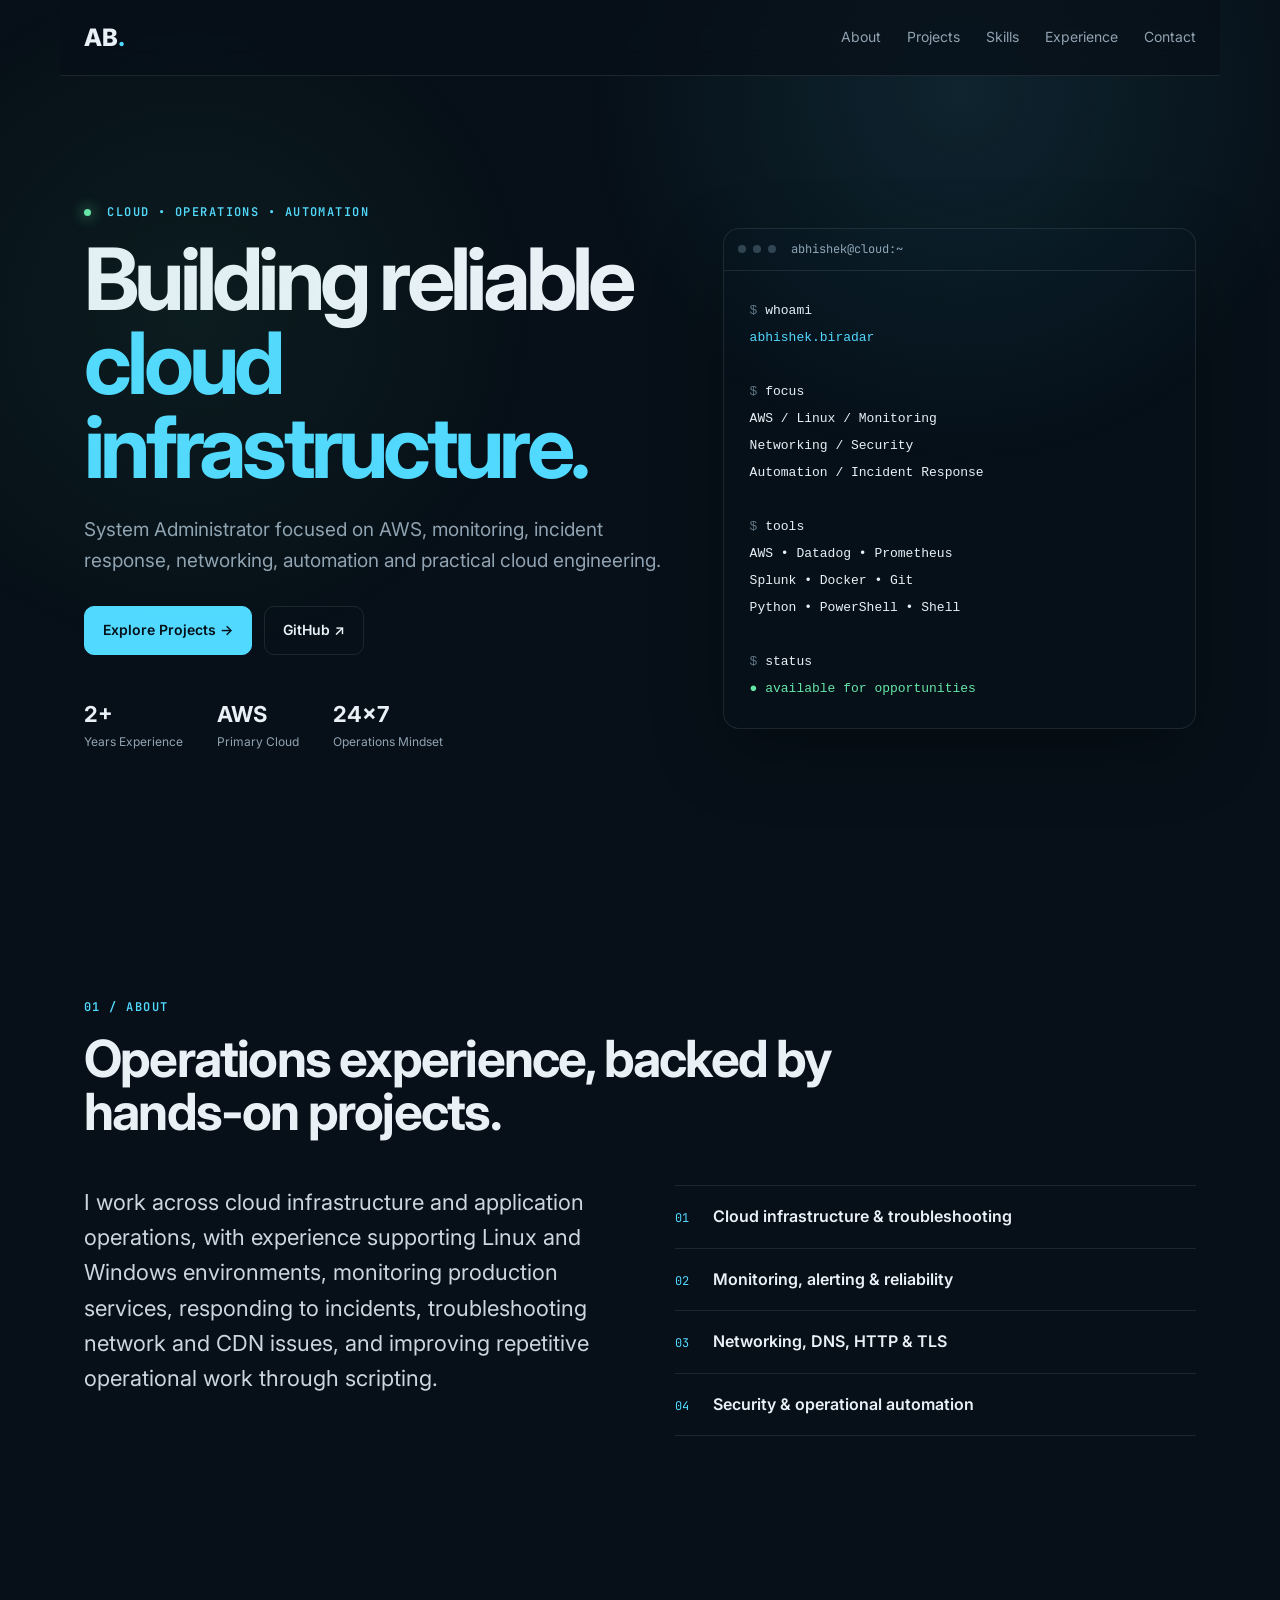
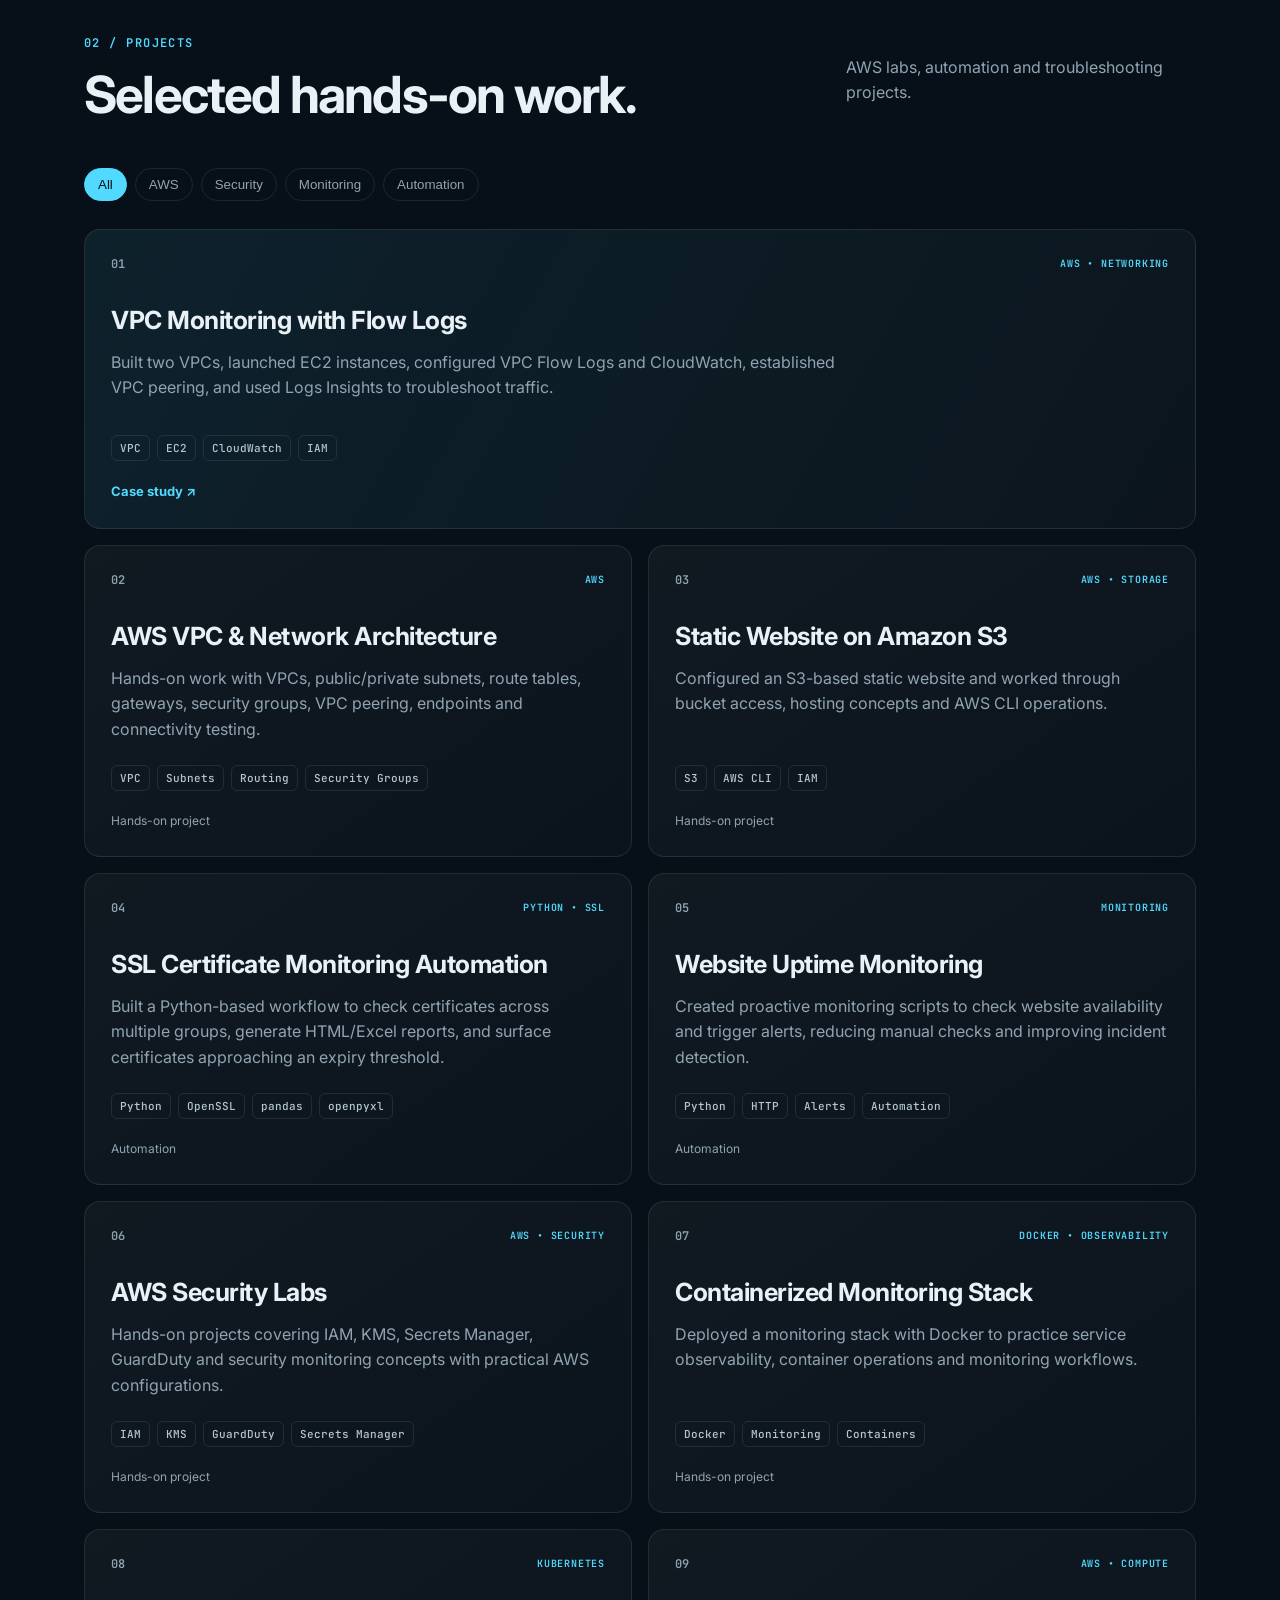
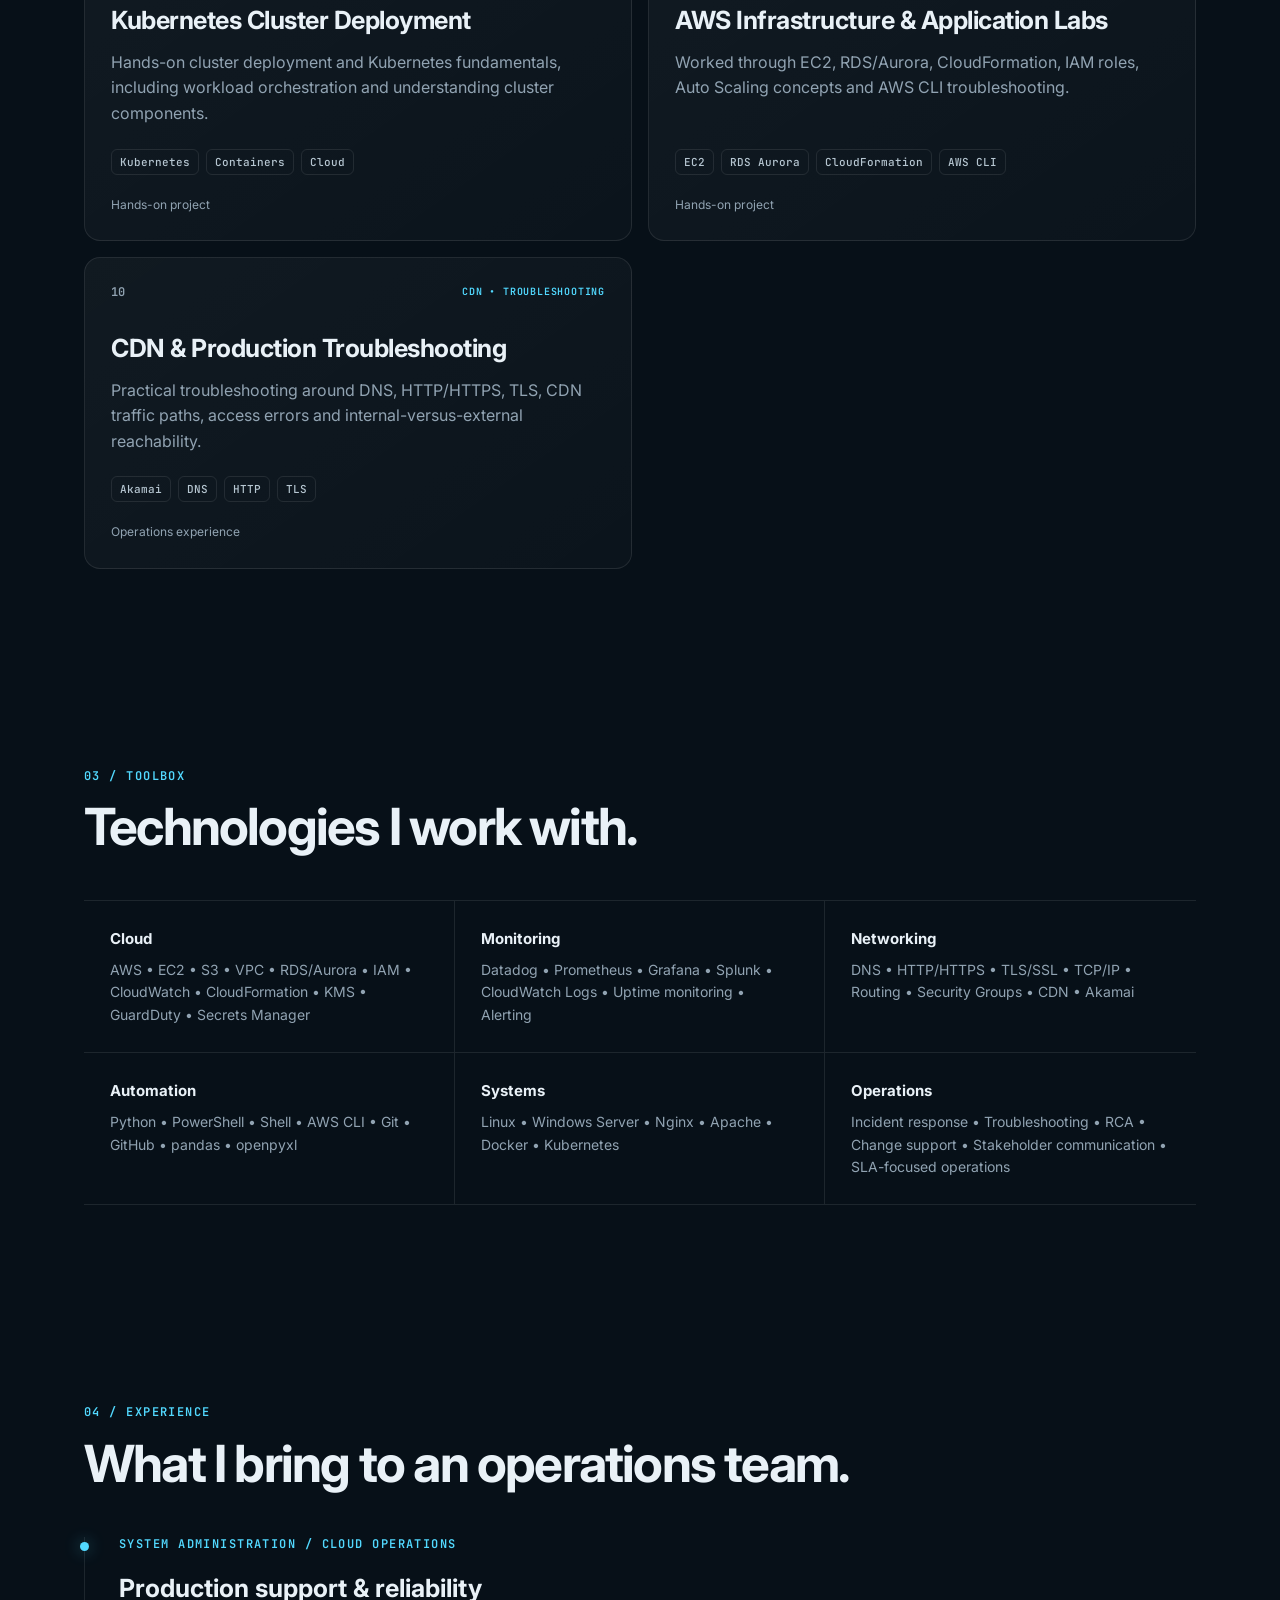
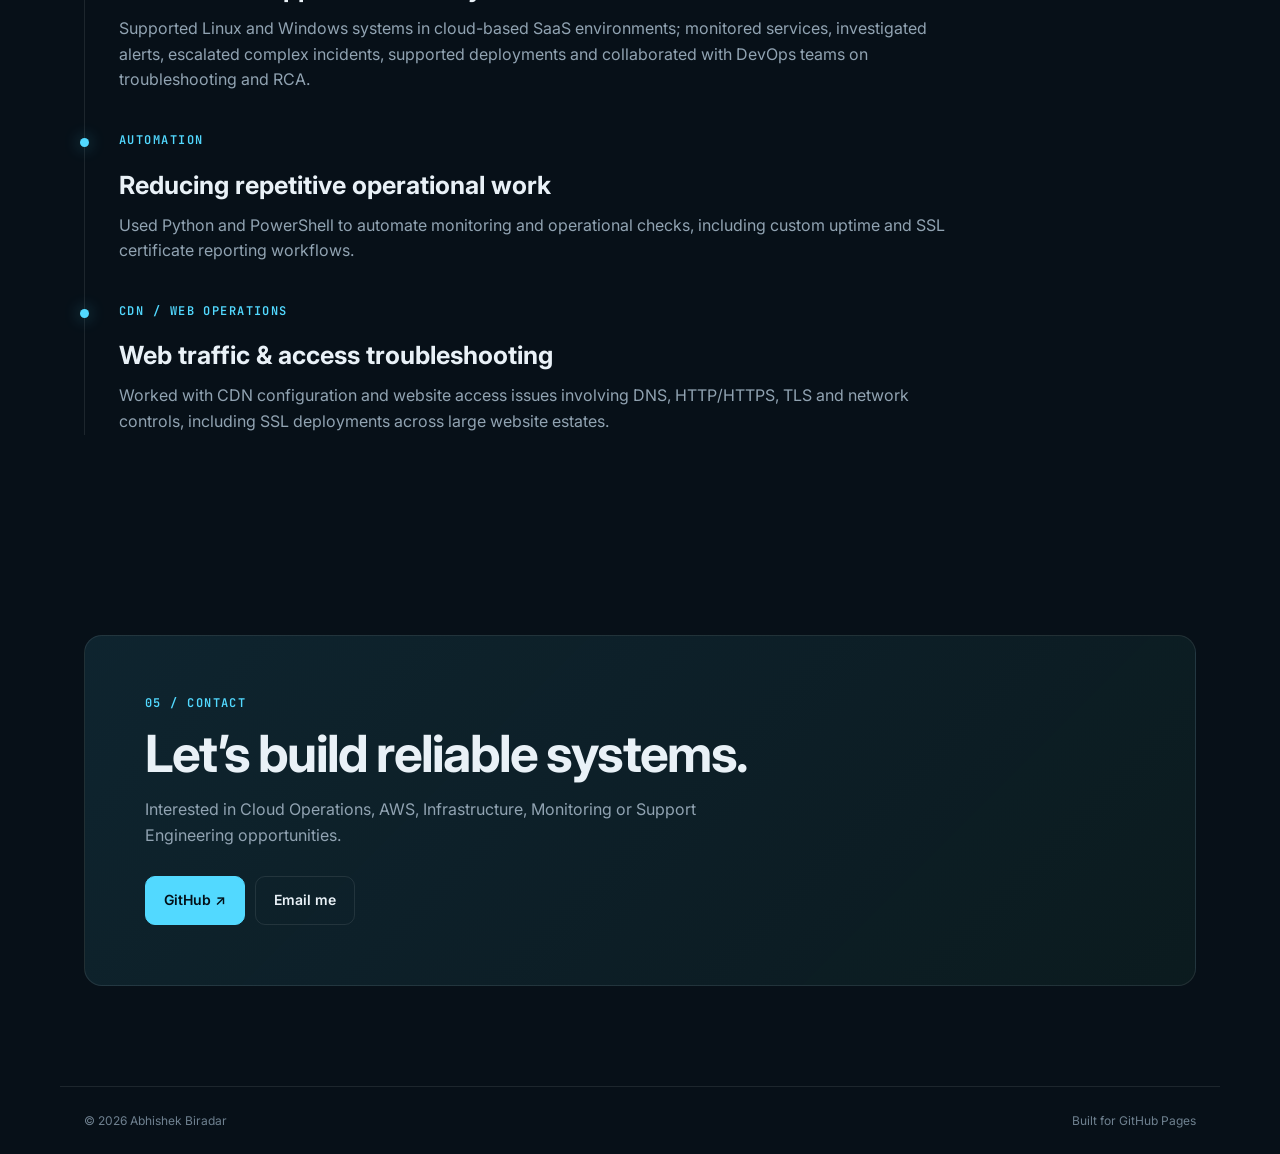
<file: index[1].html>
<!DOCTYPE html>
<html lang="en">
<head>
  <meta charset="UTF-8">
  <meta name="viewport" content="width=device-width, initial-scale=1.0">
  <meta name="description" content="Abhishek Biradar — Cloud Operations, AWS, Monitoring and Infrastructure portfolio.">
  <title>Abhishek Biradar | Cloud & Infrastructure Portfolio</title>
  <link rel="preconnect" href="https://fonts.googleapis.com">
  <link rel="preconnect" href="https://fonts.gstatic.com" crossorigin>
  <link href="https://fonts.googleapis.com/css2?family=Inter:wght@400;500;600;700;800&family=JetBrains+Mono:wght@500;600&display=swap" rel="stylesheet">
  <link rel="stylesheet" href="style.css">
</head>
<body>
  <div class="bg-grid"></div>

  <header class="nav">
    <a class="brand" href="#home">AB<span>.</span></a>
    <button class="menu-btn" aria-label="Open menu">☰</button>
    <nav>
      <a href="#about">About</a>
      <a href="#projects">Projects</a>
      <a href="#skills">Skills</a>
      <a href="#experience">Experience</a>
      <a href="#contact">Contact</a>
    </nav>
  </header>

  <main id="home">
    <section class="hero section">
      <div class="hero-copy">
        <p class="eyebrow"><span class="dot"></span> CLOUD • OPERATIONS • AUTOMATION</p>
        <h1>Building reliable<br><span>cloud infrastructure.</span></h1>
        <p class="lead">
          System Administrator focused on AWS, monitoring, incident response,
          networking, automation and practical cloud engineering.
        </p>
        <div class="hero-actions">
          <a class="btn primary" href="#projects">Explore Projects →</a>
          <a class="btn ghost" href="https://github.com/0babhi" target="_blank" rel="noreferrer">GitHub ↗</a>
        </div>
        <div class="quick-stats">
          <div><strong>2+</strong><span>Years Experience</span></div>
          <div><strong>AWS</strong><span>Primary Cloud</span></div>
          <div><strong>24×7</strong><span>Operations Mindset</span></div>
        </div>
      </div>
      <div class="terminal-card">
        <div class="terminal-top"><i></i><i></i><i></i><span>abhishek@cloud:~</span></div>
        <pre><code><span class="muted">$</span> whoami
<span class="cyan">abhishek.biradar</span>

<span class="muted">$</span> focus
AWS / Linux / Monitoring
Networking / Security
Automation / Incident Response

<span class="muted">$</span> tools
AWS • Datadog • Prometheus
Splunk • Docker • Git
Python • PowerShell • Shell

<span class="muted">$</span> status
<span class="green">● available for opportunities</span></code></pre>
      </div>
    </section>

    <section id="about" class="section about">
      <div class="section-head">
        <p class="eyebrow">01 / ABOUT</p>
        <h2>Operations experience, backed by hands-on projects.</h2>
      </div>
      <div class="about-grid">
        <p class="about-text">
          I work across cloud infrastructure and application operations, with experience
          supporting Linux and Windows environments, monitoring production services,
          responding to incidents, troubleshooting network and CDN issues, and improving
          repetitive operational work through scripting.
        </p>
        <div class="about-list">
          <div><span>01</span> Cloud infrastructure & troubleshooting</div>
          <div><span>02</span> Monitoring, alerting & reliability</div>
          <div><span>03</span> Networking, DNS, HTTP & TLS</div>
          <div><span>04</span> Security & operational automation</div>
        </div>
      </div>
    </section>

    <section id="projects" class="section">
      <div class="section-head row">
        <div>
          <p class="eyebrow">02 / PROJECTS</p>
          <h2>Selected hands-on work.</h2>
        </div>
        <p class="section-note">AWS labs, automation and troubleshooting projects.</p>
      </div>

      <div class="filters">
        <button class="filter active" data-filter="all">All</button>
        <button class="filter" data-filter="aws">AWS</button>
        <button class="filter" data-filter="security">Security</button>
        <button class="filter" data-filter="monitoring">Monitoring</button>
        <button class="filter" data-filter="automation">Automation</button>
      </div>

      <div class="project-grid">
        <article class="project featured" data-tags="aws monitoring security">
          <div class="project-top"><span class="number">01</span><span class="badge">AWS • NETWORKING</span></div>
          <h3>VPC Monitoring with Flow Logs</h3>
          <p>Built two VPCs, launched EC2 instances, configured VPC Flow Logs and CloudWatch, established VPC peering, and used Logs Insights to troubleshoot traffic.</p>
          <div class="tags"><span>VPC</span><span>EC2</span><span>CloudWatch</span><span>IAM</span></div>
          <a href="https://0babhi.github.io/Abhishek.biradar/" target="_blank" rel="noreferrer">Case study ↗</a>
        </article>

        <article class="project" data-tags="aws">
          <div class="project-top"><span class="number">02</span><span class="badge">AWS</span></div>
          <h3>AWS VPC & Network Architecture</h3>
          <p>Hands-on work with VPCs, public/private subnets, route tables, gateways, security groups, VPC peering, endpoints and connectivity testing.</p>
          <div class="tags"><span>VPC</span><span>Subnets</span><span>Routing</span><span>Security Groups</span></div>
          <span class="project-status">Hands-on project</span>
        </article>

        <article class="project" data-tags="aws">
          <div class="project-top"><span class="number">03</span><span class="badge">AWS • STORAGE</span></div>
          <h3>Static Website on Amazon S3</h3>
          <p>Configured an S3-based static website and worked through bucket access, hosting concepts and AWS CLI operations.</p>
          <div class="tags"><span>S3</span><span>AWS CLI</span><span>IAM</span></div>
          <span class="project-status">Hands-on project</span>
        </article>

        <article class="project" data-tags="monitoring automation">
          <div class="project-top"><span class="number">04</span><span class="badge">PYTHON • SSL</span></div>
          <h3>SSL Certificate Monitoring Automation</h3>
          <p>Built a Python-based workflow to check certificates across multiple groups, generate HTML/Excel reports, and surface certificates approaching an expiry threshold.</p>
          <div class="tags"><span>Python</span><span>OpenSSL</span><span>pandas</span><span>openpyxl</span></div>
          <span class="project-status">Automation</span>
        </article>

        <article class="project" data-tags="monitoring automation">
          <div class="project-top"><span class="number">05</span><span class="badge">MONITORING</span></div>
          <h3>Website Uptime Monitoring</h3>
          <p>Created proactive monitoring scripts to check website availability and trigger alerts, reducing manual checks and improving incident detection.</p>
          <div class="tags"><span>Python</span><span>HTTP</span><span>Alerts</span><span>Automation</span></div>
          <span class="project-status">Automation</span>
        </article>

        <article class="project" data-tags="aws security">
          <div class="project-top"><span class="number">06</span><span class="badge">AWS • SECURITY</span></div>
          <h3>AWS Security Labs</h3>
          <p>Hands-on projects covering IAM, KMS, Secrets Manager, GuardDuty and security monitoring concepts with practical AWS configurations.</p>
          <div class="tags"><span>IAM</span><span>KMS</span><span>GuardDuty</span><span>Secrets Manager</span></div>
          <span class="project-status">Hands-on project</span>
        </article>

        <article class="project" data-tags="aws monitoring">
          <div class="project-top"><span class="number">07</span><span class="badge">DOCKER • OBSERVABILITY</span></div>
          <h3>Containerized Monitoring Stack</h3>
          <p>Deployed a monitoring stack with Docker to practice service observability, container operations and monitoring workflows.</p>
          <div class="tags"><span>Docker</span><span>Monitoring</span><span>Containers</span></div>
          <span class="project-status">Hands-on project</span>
        </article>

        <article class="project" data-tags="aws">
          <div class="project-top"><span class="number">08</span><span class="badge">KUBERNETES</span></div>
          <h3>Kubernetes Cluster Deployment</h3>
          <p>Hands-on cluster deployment and Kubernetes fundamentals, including workload orchestration and understanding cluster components.</p>
          <div class="tags"><span>Kubernetes</span><span>Containers</span><span>Cloud</span></div>
          <span class="project-status">Hands-on project</span>
        </article>

        <article class="project" data-tags="aws security">
          <div class="project-top"><span class="number">09</span><span class="badge">AWS • COMPUTE</span></div>
          <h3>AWS Infrastructure & Application Labs</h3>
          <p>Worked through EC2, RDS/Aurora, CloudFormation, IAM roles, Auto Scaling concepts and AWS CLI troubleshooting.</p>
          <div class="tags"><span>EC2</span><span>RDS Aurora</span><span>CloudFormation</span><span>AWS CLI</span></div>
          <span class="project-status">Hands-on project</span>
        </article>

        <article class="project" data-tags="monitoring security">
          <div class="project-top"><span class="number">10</span><span class="badge">CDN • TROUBLESHOOTING</span></div>
          <h3>CDN & Production Troubleshooting</h3>
          <p>Practical troubleshooting around DNS, HTTP/HTTPS, TLS, CDN traffic paths, access errors and internal-versus-external reachability.</p>
          <div class="tags"><span>Akamai</span><span>DNS</span><span>HTTP</span><span>TLS</span></div>
          <span class="project-status">Operations experience</span>
        </article>
      </div>
    </section>

    <section id="skills" class="section skills">
      <div class="section-head">
        <p class="eyebrow">03 / TOOLBOX</p>
        <h2>Technologies I work with.</h2>
      </div>
      <div class="skill-groups">
        <div class="skill-group"><h3>Cloud</h3><p>AWS • EC2 • S3 • VPC • RDS/Aurora • IAM • CloudWatch • CloudFormation • KMS • GuardDuty • Secrets Manager</p></div>
        <div class="skill-group"><h3>Monitoring</h3><p>Datadog • Prometheus • Grafana • Splunk • CloudWatch Logs • Uptime monitoring • Alerting</p></div>
        <div class="skill-group"><h3>Networking</h3><p>DNS • HTTP/HTTPS • TLS/SSL • TCP/IP • Routing • Security Groups • CDN • Akamai</p></div>
        <div class="skill-group"><h3>Automation</h3><p>Python • PowerShell • Shell • AWS CLI • Git • GitHub • pandas • openpyxl</p></div>
        <div class="skill-group"><h3>Systems</h3><p>Linux • Windows Server • Nginx • Apache • Docker • Kubernetes</p></div>
        <div class="skill-group"><h3>Operations</h3><p>Incident response • Troubleshooting • RCA • Change support • Stakeholder communication • SLA-focused operations</p></div>
      </div>
    </section>

    <section id="experience" class="section experience">
      <div class="section-head">
        <p class="eyebrow">04 / EXPERIENCE</p>
        <h2>What I bring to an operations team.</h2>
      </div>
      <div class="timeline">
        <div class="timeline-item">
          <span class="timeline-dot"></span>
          <div><p class="eyebrow">SYSTEM ADMINISTRATION / CLOUD OPERATIONS</p>
          <h3>Production support & reliability</h3>
          <p>Supported Linux and Windows systems in cloud-based SaaS environments; monitored services, investigated alerts, escalated complex incidents, supported deployments and collaborated with DevOps teams on troubleshooting and RCA.</p></div>
        </div>
        <div class="timeline-item">
          <span class="timeline-dot"></span>
          <div><p class="eyebrow">AUTOMATION</p>
          <h3>Reducing repetitive operational work</h3>
          <p>Used Python and PowerShell to automate monitoring and operational checks, including custom uptime and SSL certificate reporting workflows.</p></div>
        </div>
        <div class="timeline-item">
          <span class="timeline-dot"></span>
          <div><p class="eyebrow">CDN / WEB OPERATIONS</p>
          <h3>Web traffic & access troubleshooting</h3>
          <p>Worked with CDN configuration and website access issues involving DNS, HTTP/HTTPS, TLS and network controls, including SSL deployments across large website estates.</p></div>
        </div>
      </div>
    </section>

    <section id="contact" class="section contact">
      <div class="contact-card">
        <p class="eyebrow">05 / CONTACT</p>
        <h2>Let’s build reliable systems.</h2>
        <p>Interested in Cloud Operations, AWS, Infrastructure, Monitoring or Support Engineering opportunities.</p>
        <div class="contact-links">
          <a class="btn primary" href="https://github.com/0babhi" target="_blank" rel="noreferrer">GitHub ↗</a>
          <a class="btn ghost" href="mailto:abhi0b@duck.com">Email me</a>
        </div>
      </div>
    </section>
  </main>

  <footer><span>© 2026 Abhishek Biradar</span><span>Built for GitHub Pages</span></footer>
  <script src="script.js"></script>
</body>
</html>
</file>
<file: style.css>
:root{
  --bg:#071018; --panel:#0b1620; --panel2:#0e1c28; --text:#e9f1f7;
  --muted:#91a3b2; --line:rgba(255,255,255,.09); --cyan:#52d9ff;
  --green:#65e6a7; --max:1160px;
}
*{box-sizing:border-box}html{scroll-behavior:smooth}body{margin:0;background:var(--bg);color:var(--text);font-family:Inter,system-ui,sans-serif;line-height:1.6}
body:before{content:"";position:fixed;inset:0;pointer-events:none;background:radial-gradient(circle at 75% 10%,rgba(82,217,255,.10),transparent 30%),radial-gradient(circle at 15% 35%,rgba(101,230,167,.06),transparent 28%)}
.bg-grid{position:fixed;inset:0;pointer-events:none;opacity:.16;background-image:linear-gradient(rgba(255,255,255,.05) 1px,transparent 1px),linear-gradient(90deg,rgba(255,255,255,.05) 1px,transparent 1px);background-size:48px 48px;mask-image:linear-gradient(to bottom,black,transparent 80%)}
a{color:inherit;text-decoration:none}.nav{height:76px;max-width:var(--max);margin:auto;display:flex;align-items:center;justify-content:space-between;padding:0 24px;position:sticky;top:0;z-index:10;background:rgba(7,16,24,.72);backdrop-filter:blur(14px);border-bottom:1px solid var(--line)}
.brand{font:800 24px/1 Inter}.brand span{color:var(--cyan)}nav{display:flex;gap:26px}nav a{font-size:14px;color:var(--muted);transition:.2s}nav a:hover{color:var(--text)}.menu-btn{display:none;background:none;border:0;color:var(--text);font-size:24px}
.section{max-width:var(--max);margin:auto;padding:100px 24px}.hero{min-height:calc(100vh - 76px);display:grid;grid-template-columns:1.1fr .9fr;gap:60px;align-items:center;padding-top:80px}
.eyebrow{font:600 12px/1.3 "JetBrains Mono",monospace;letter-spacing:.12em;color:var(--cyan);margin:0 0 16px}.dot{display:inline-block;width:7px;height:7px;background:var(--green);border-radius:50%;margin-right:8px;box-shadow:0 0 14px var(--green)}
h1{font-size:clamp(48px,7vw,86px);line-height:.98;letter-spacing:-.055em;margin:0 0 26px}h1 span{color:var(--cyan)}h2{font-size:clamp(32px,4vw,52px);line-height:1.05;letter-spacing:-.035em;margin:0}.lead{font-size:19px;color:var(--muted);max-width:650px}.hero-actions{display:flex;gap:12px;margin:30px 0 42px}.btn{display:inline-flex;align-items:center;justify-content:center;border:1px solid var(--line);padding:12px 18px;border-radius:10px;font-weight:600;font-size:14px;transition:.2s}.btn.primary{background:var(--cyan);color:#031018;border-color:var(--cyan)}.btn.primary:hover{transform:translateY(-2px);box-shadow:0 10px 30px rgba(82,217,255,.18)}.btn.ghost:hover{background:rgba(255,255,255,.05)}
.quick-stats{display:flex;gap:34px}.quick-stats div{display:grid}.quick-stats strong{font-size:22px}.quick-stats span{font-size:12px;color:var(--muted)}
.terminal-card{background:#061019;border:1px solid var(--line);border-radius:16px;overflow:hidden;box-shadow:0 24px 70px rgba(0,0,0,.25)}.terminal-top{height:42px;display:flex;align-items:center;gap:7px;padding:0 14px;border-bottom:1px solid var(--line);color:var(--muted);font:12px "JetBrains Mono",monospace}.terminal-top i{width:8px;height:8px;border-radius:50%;background:#30414e}.terminal-top span{margin-left:8px}.terminal-card pre{padding:26px;margin:0;overflow:auto;font:13px/2 "JetBrains Mono",monospace}.muted{color:#5f7484}.cyan{color:var(--cyan)}.green{color:var(--green)}
.section-head{max-width:820px;margin-bottom:46px}.section-head.row{display:flex;justify-content:space-between;align-items:end;gap:30px;max-width:none}.section-note{color:var(--muted);max-width:350px}.about-grid{display:grid;grid-template-columns:1fr 1fr;gap:70px}.about-text{font-size:22px;color:#cbd6de;margin:0}.about-list{border-top:1px solid var(--line)}.about-list div{padding:18px 0;border-bottom:1px solid var(--line);font-weight:600}.about-list span{font:12px "JetBrains Mono";color:var(--cyan);margin-right:20px}
.filters{display:flex;gap:8px;flex-wrap:wrap;margin-bottom:28px}.filter{border:1px solid var(--line);background:transparent;color:var(--muted);padding:8px 13px;border-radius:999px;cursor:pointer}.filter.active,.filter:hover{color:var(--bg);background:var(--cyan);border-color:var(--cyan)}
.project-grid{display:grid;grid-template-columns:repeat(2,1fr);gap:16px}.project{background:linear-gradient(145deg,rgba(255,255,255,.045),rgba(255,255,255,.018));border:1px solid var(--line);border-radius:16px;padding:26px;min-height:280px;display:flex;flex-direction:column;transition:.25s}.project:hover{transform:translateY(-4px);border-color:rgba(82,217,255,.28)}.project.featured{grid-column:span 2;min-height:300px;background:linear-gradient(120deg,rgba(82,217,255,.09),rgba(255,255,255,.025))}
.project-top{display:flex;justify-content:space-between;align-items:center}.number{font:600 12px "JetBrains Mono";color:var(--muted)}.badge{font:600 10px "JetBrains Mono";letter-spacing:.08em;color:var(--cyan)}.project h3{font-size:25px;margin:28px 0 10px;letter-spacing:-.02em}.project p{color:var(--muted);margin:0 0 22px;max-width:760px}.tags{display:flex;gap:7px;flex-wrap:wrap;margin-top:auto;margin-bottom:20px}.tags span{font:500 11px "JetBrains Mono";color:#b6c6d1;border:1px solid var(--line);padding:5px 8px;border-radius:6px}.project>a{color:var(--cyan);font-size:13px;font-weight:700}.project-status{font-size:12px;color:var(--muted)}
.skill-groups{display:grid;grid-template-columns:repeat(3,1fr);border-top:1px solid var(--line)}.skill-group{padding:26px;border-bottom:1px solid var(--line);border-right:1px solid var(--line)}.skill-group:nth-child(3n){border-right:0}.skill-group h3{margin:0 0 8px;font-size:15px}.skill-group p{margin:0;color:var(--muted);font-size:14px}
.timeline{border-left:1px solid var(--line);padding-left:34px;display:grid;gap:40px}.timeline-item{position:relative}.timeline-dot{position:absolute;left:-39px;top:5px;width:9px;height:9px;border-radius:50%;background:var(--cyan);box-shadow:0 0 16px rgba(82,217,255,.45)}.timeline-item h3{margin:0 0 8px;font-size:25px}.timeline-item p:last-child{color:var(--muted);max-width:850px;margin:0}
.contact-card{border:1px solid var(--line);border-radius:18px;padding:60px;background:linear-gradient(135deg,rgba(82,217,255,.10),rgba(101,230,167,.05))}.contact-card h2{max-width:700px}.contact-card>p:not(.eyebrow){color:var(--muted);max-width:600px}.contact-links{display:flex;gap:10px;margin-top:28px}
footer{max-width:var(--max);margin:auto;padding:24px;border-top:1px solid var(--line);display:flex;justify-content:space-between;color:#6f8190;font-size:12px}
@media(max-width:800px){nav{display:none}.menu-btn{display:block}.nav.open nav{display:flex;position:absolute;left:0;right:0;top:76px;background:var(--bg);padding:20px 24px;flex-direction:column;border-bottom:1px solid var(--line)}.hero{grid-template-columns:1fr;padding-top:55px}.about-grid,.project-grid,.skill-groups{grid-template-columns:1fr}.project.featured{grid-column:auto}.skill-group{border-right:0}.section-head.row{display:block}.section-note{margin-top:12px}.quick-stats{gap:20px;flex-wrap:wrap}.terminal-card{order:2}h1{font-size:54px}}
</file>
